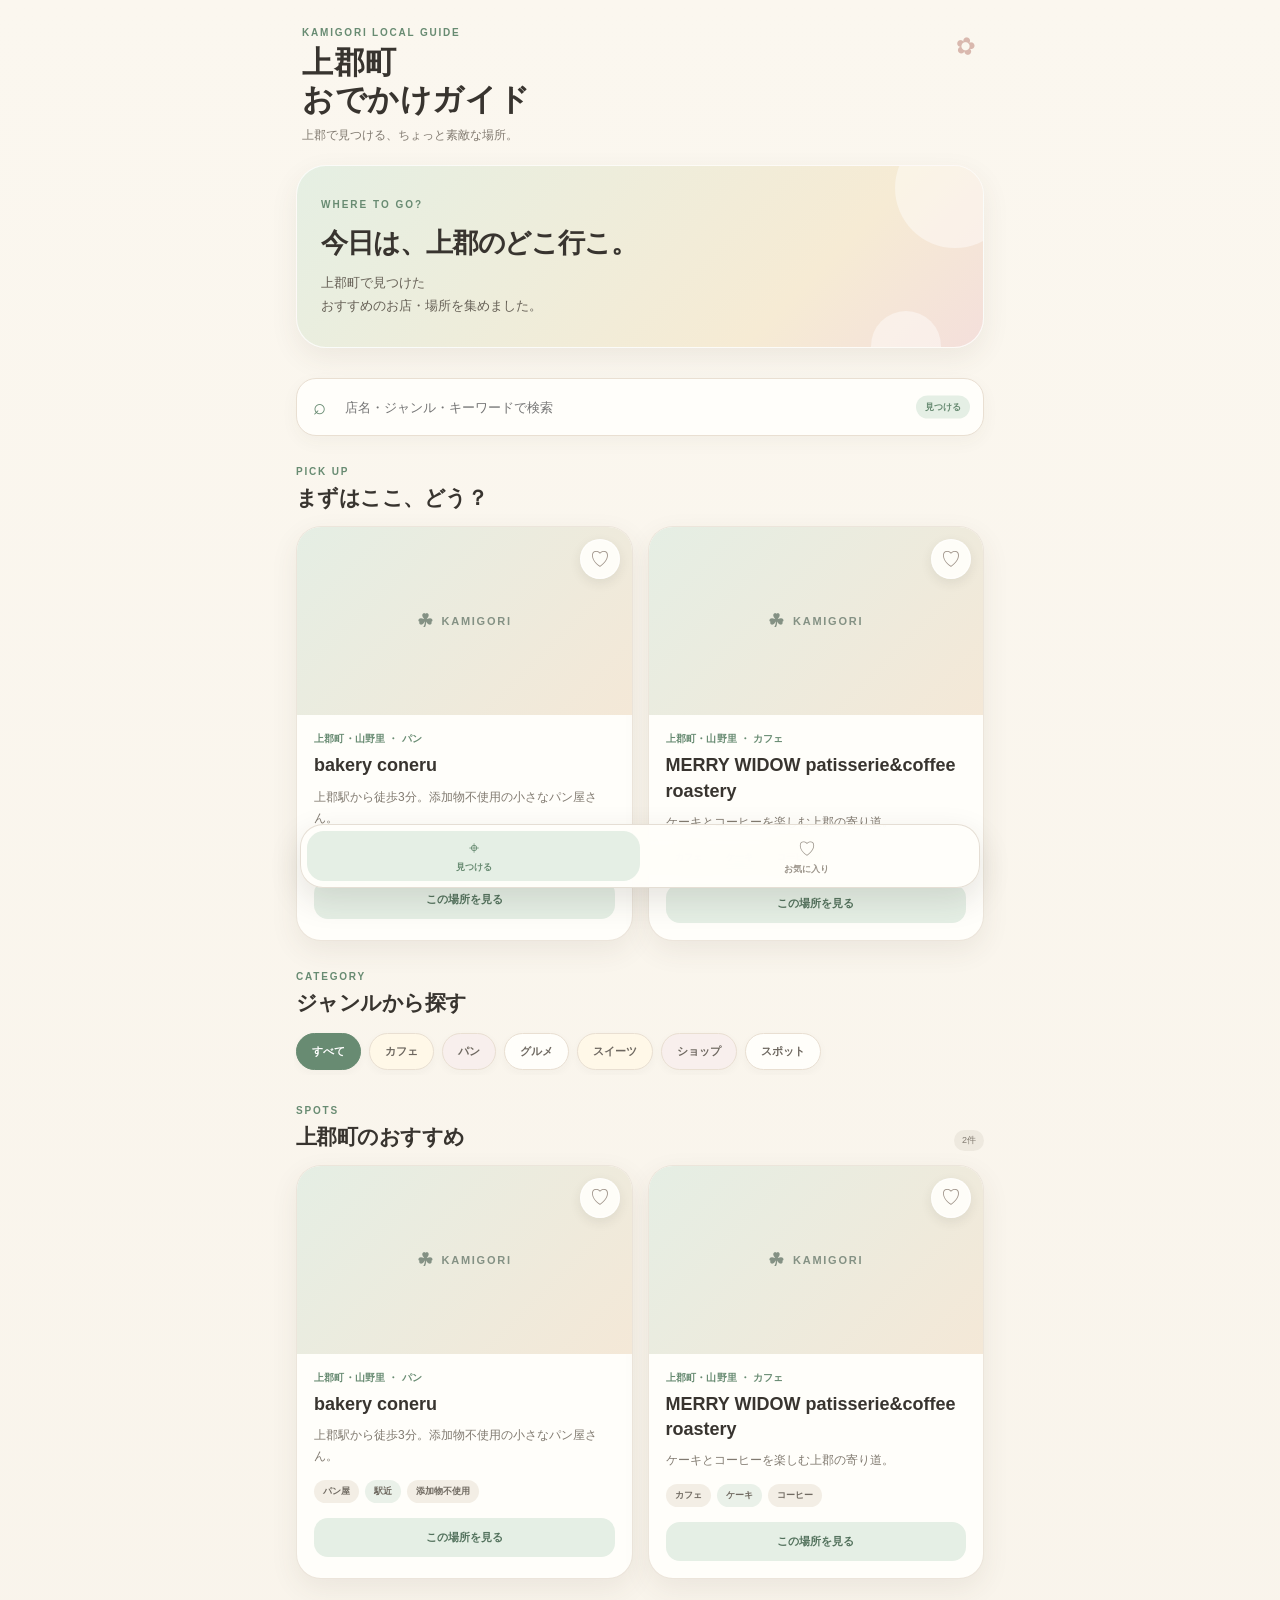
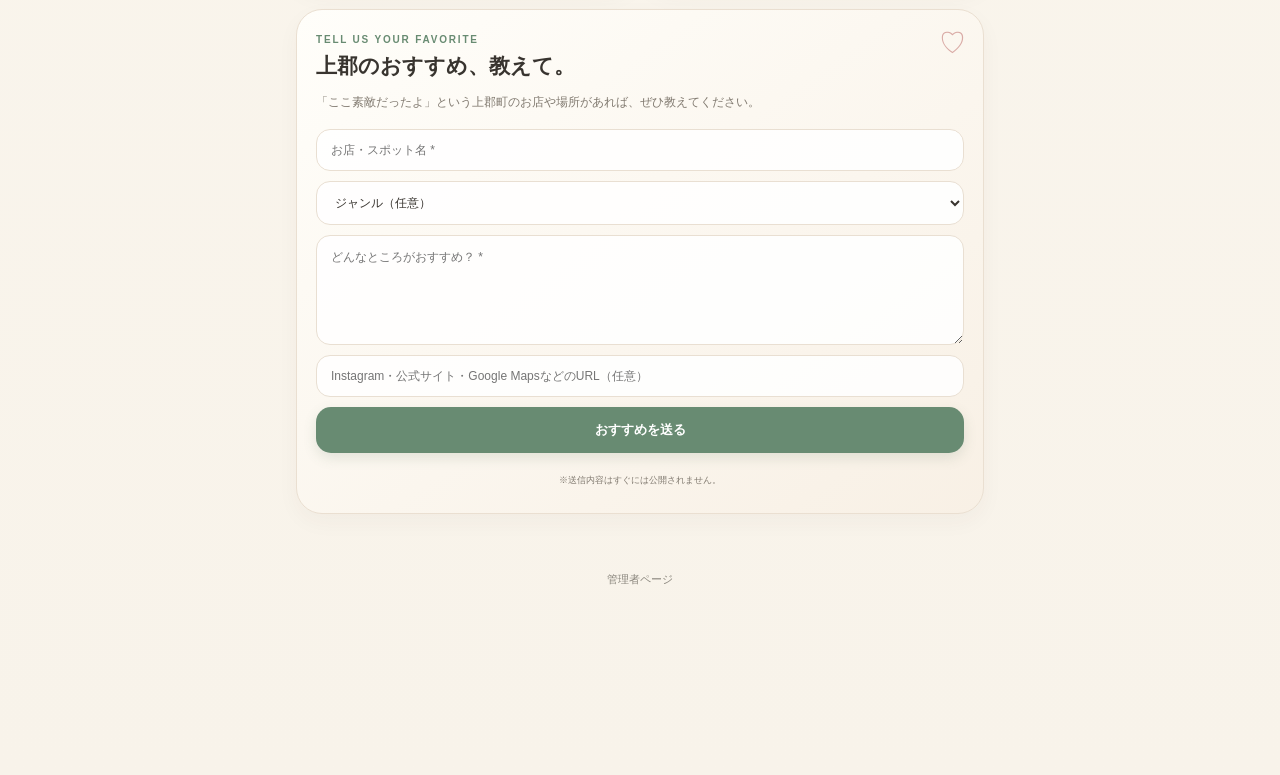
<file: index.html>
<!doctype html><html lang="ja"><head><meta charset="utf-8"><meta name="viewport" content="width=device-width,initial-scale=1,viewport-fit=cover"><meta name="theme-color" content="#f6f2e9"><title>上郡町 おでかけガイド</title><meta name="description" content="兵庫県上郡町の素敵なお店やスポットを見つけるローカルガイド"><link rel="manifest" href="manifest.webmanifest"><link rel="stylesheet" href="styles.css"></head><body><div class="app"><header class="top"><div><span class="eyebrow">KAMIGORI LOCAL GUIDE</span><h1>上郡町<br>おでかけガイド</h1><p>上郡で見つける、ちょっと素敵な場所。</p></div></header><main><section class="hero"><div><span>WHERE TO GO?</span><h2>今日は、上郡のどこ行こ。</h2><p>上郡町で見つけた<br>おすすめのお店・場所を集めました。</p></div></section><section class="searchWrap"><span class="searchIcon">⌕</span><input id="search" type="search" placeholder="店名・ジャンル・キーワードで検索"></section><section><div class="sectionHead"><div><span class="sectionEyebrow">PICK UP</span><h2>まずはここ、どう？</h2></div></div><div id="featured" class="featuredGrid"></div></section><section><div class="sectionHead"><div><span class="sectionEyebrow">CATEGORY</span><h2>ジャンルから探す</h2></div></div><div id="genres" class="chips"><button data-genre="" class="chip active">すべて</button><button data-genre="カフェ" class="chip">カフェ</button><button data-genre="パン" class="chip">パン</button><button data-genre="グルメ" class="chip">グルメ</button><button data-genre="スイーツ" class="chip">スイーツ</button><button data-genre="ショップ" class="chip">ショップ</button><button data-genre="スポット" class="chip">スポット</button></div></section><section id="spotSection"><div class="sectionHead"><div><span class="sectionEyebrow">SPOTS</span><h2 id="listTitle">上郡町のおすすめ</h2></div><span id="resultCount" class="resultCount"></span></div><div id="spotList" class="spotGrid"></div><div id="emptyState" class="emptyState hidden"></div></section><section class="recommendBox"><span class="sectionEyebrow">TELL US YOUR FAVORITE</span><h2>上郡のおすすめ、教えて。</h2><p>「ここ素敵だったよ」という上郡町のお店や場所があれば、ぜひ教えてください。</p><form id="recommendForm" class="recommendForm"><input name="spot_name" maxlength="100" placeholder="お店・スポット名 *" required><select name="category"><option value="">ジャンル（任意）</option><option>カフェ</option><option>パン</option><option>グルメ</option><option>スイーツ</option><option>ショップ</option><option>スポット</option><option>その他</option></select><textarea name="recommendation" maxlength="1000" placeholder="どんなところがおすすめ？ *" required></textarea><input name="url" type="url" maxlength="500" placeholder="Instagram・公式サイト・Google MapsなどのURL（任意）"><button id="recommendSubmit" class="recommendSubmit" type="submit">おすすめを送る</button><div id="recommendMsg" class="recommendMsg"></div><p class="privacyNote">※送信内容はすぐには公開されません。</p></form></section><div style="text-align:center;margin:8px 0 32px"><a href="admin/" style="display:inline-block;padding:8px 12px;color:#8a867d;font-size:11px;text-decoration:none">管理者ページ</a></div></main><nav class="bottom"><button data-tab="discover" class="active"><span>⌖</span><small>見つける</small></button><button data-tab="favorites"><span>♡</span><small>お気に入り</small></button></nav></div><div id="modal" class="modal hidden"><div class="modalBackdrop" data-close-modal></div><article class="modalCard"><button class="modalClose" data-close-modal>×</button><div id="modalContent"></div></article></div><script src="app.js"></script></body></html>
</file>
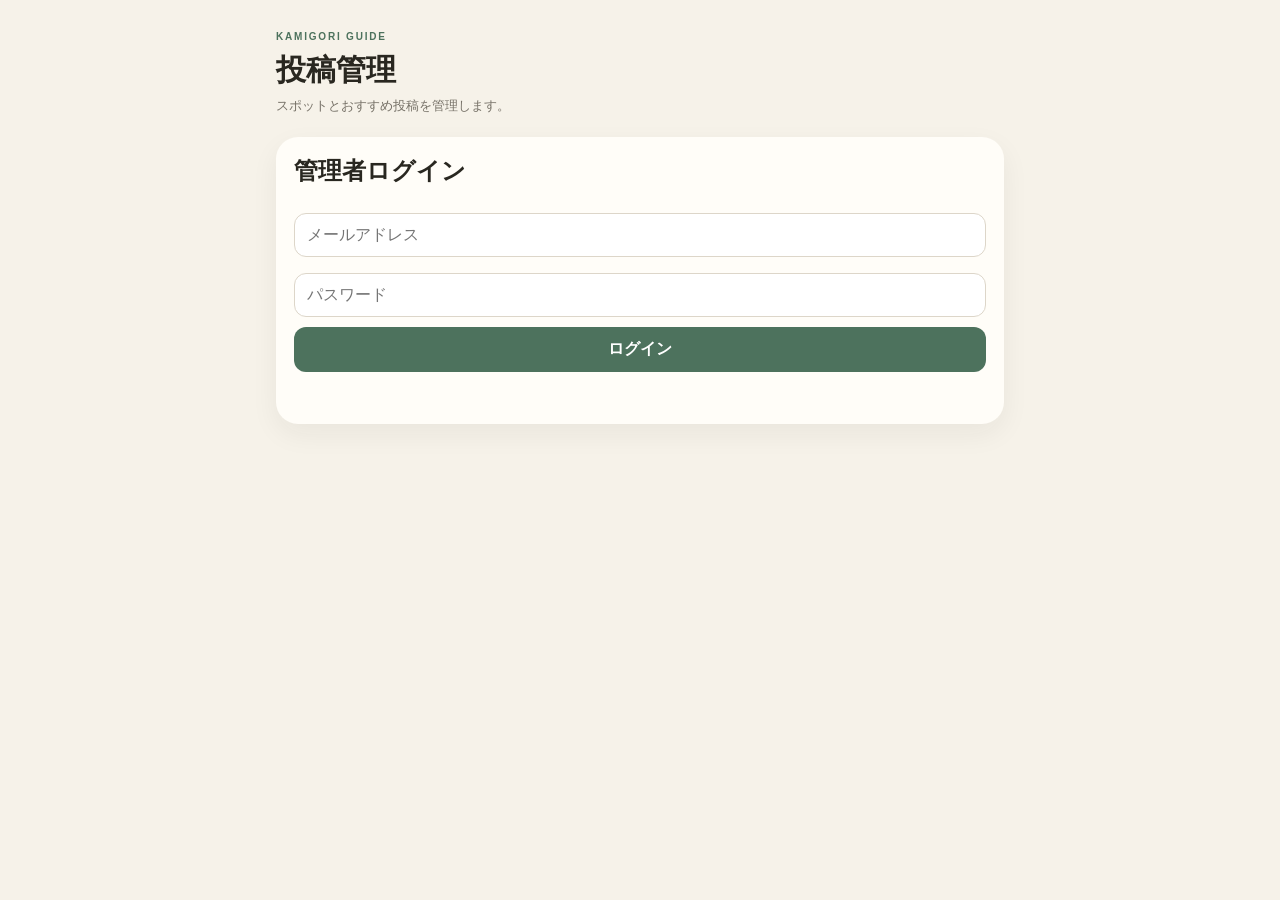
<file: admin/index.html>
<!doctype html><html lang="ja"><head><meta charset="utf-8"><meta name="viewport" content="width=device-width,initial-scale=1,viewport-fit=cover"><meta name="theme-color" content="#f6f2e9"><title>上郡町ガイド 管理</title><link rel="stylesheet" href="admin.css"></head><body><main class="admin"><header><span>KAMIGORI GUIDE</span><h1>投稿管理</h1><p>スポットとおすすめ投稿を管理します。</p></header><section id="login" class="panel"><h2>管理者ログイン</h2><form id="loginForm"><input id="email" type="email" autocomplete="username" placeholder="メールアドレス" required><input id="password" type="password" autocomplete="current-password" placeholder="パスワード" required><button>ログイン</button><p id="loginMsg" class="msg"></p></form></section><div id="dashboard" class="hidden"><div class="toolbar"><button id="newSpot">＋ スポット追加</button><button id="logout" class="sub">ログアウト</button></div><nav class="tabs"><button data-tab="spots" class="active">スポット</button><button data-tab="recommendations">おすすめ投稿</button></nav><section id="spotsPanel" class="panel"><div id="spotList"></div></section><section id="recommendationsPanel" class="panel hidden"><div id="recommendList"></div></section></div></main><dialog id="spotDialog"><form id="spotForm"><div class="dialogHead"><h2 id="formTitle">スポット追加</h2><button type="button" id="closeDialog">×</button></div><input type="hidden" name="id"><label>店名・スポット名<input name="name" required></label><div class="two"><label>ジャンル<select name="genre"><option>カフェ</option><option>パン</option><option>グルメ</option><option>スイーツ</option><option>ショップ</option><option>スポット</option><option>その他</option></select></label><label>並び順<input name="sort_order" type="number" value="100"></label></div><label>ひとこと<input name="lead"></label><label>説明<textarea name="description"></textarea></label><label>タグ（カンマ区切り）<input name="tags" placeholder="駅近, ランチ, テイクアウト"></label><label>画像URL<input name="image_url" type="url"></label><label>公式サイトURL<input name="website_url" type="url"></label><label>Instagram URL<input name="instagram_url" type="url"></label><label>Google Maps URL<input name="maps_url" type="url"></label><label>紹介投稿URL<input name="post_url" type="url"></label><div class="checks"><label><input name="featured" type="checkbox"> PICK UP</label><label><input name="published" type="checkbox" checked> 公開</label></div><button id="saveSpot" class="primary">保存する</button><button id="deleteSpot" type="button" class="danger hidden">このスポットを削除</button><p id="formMsg" class="msg"></p></form></dialog><script src="admin.js"></script></body></html>
</file>
<file: styles.css>
:root{--bg:#fbf7ef;--paper:#fffefa;--ink:#38342f;--muted:#817a70;--line:#e9dfd2;--green:#688b72;--green2:#e5efe5;--pink:#f4e2df;--yellow:#f6e9bf;--blue:#dfecef;--shadow:0 10px 28px rgba(79,65,48,.08)}*{box-sizing:border-box}html{scroll-behavior:smooth}body{margin:0;background:linear-gradient(180deg,#fbf7ef 0,#f8f3ea 100%);color:var(--ink);font-family:-apple-system,BlinkMacSystemFont,"Hiragino Sans","Yu Gothic",sans-serif;-webkit-font-smoothing:antialiased}.app{max-width:720px;min-height:100vh;margin:auto;padding-bottom:112px}.top{position:relative;padding:27px 22px 13px}.top:after{content:"✿";position:absolute;right:25px;top:32px;color:#d9b8ae;font-size:24px;transform:rotate(12deg)}.eyebrow,.sectionEyebrow{display:block;margin-bottom:7px;color:var(--green);font-size:10px;font-weight:900;letter-spacing:.18em}.top h1{margin:0;font-size:31px;line-height:1.18;letter-spacing:.02em}.top p{margin:9px 0 0;color:var(--muted);font-size:12px}main{display:flex;flex-direction:column;gap:30px;padding:8px 16px 36px}.hero{position:relative;overflow:hidden;min-height:183px;padding:28px 24px;border:1px solid rgba(255,255,255,.8);border-radius:30px;background:linear-gradient(135deg,#e5efe3 0%,#f6ebd4 72%,#f4dfdb 100%);box-shadow:var(--shadow)}.hero:before,.hero:after{content:"";position:absolute;border-radius:50%;background:rgba(255,255,255,.42)}.hero:before{width:120px;height:120px;right:-32px;top:-38px}.hero:after{width:70px;height:70px;right:42px;bottom:-34px}.hero span{position:relative;color:var(--green);font-size:10px;font-weight:900;letter-spacing:.2em}.hero h2{position:relative;margin:13px 0 9px;font-size:27px;line-height:1.35;letter-spacing:-.04em}.hero p{position:relative;margin:0;color:#666056;font-size:13px;line-height:1.8}.sectionHead{display:flex;align-items:flex-end;justify-content:space-between;margin-bottom:14px}.sectionHead h2{margin:0;font-size:21px;letter-spacing:-.025em}.searchWrap{position:relative}.searchWrap:after{content:"見つける";position:absolute;right:14px;top:50%;padding:5px 9px;transform:translateY(-50%);border-radius:999px;background:var(--green2);color:var(--green);font-size:9px;font-weight:800;pointer-events:none}.searchIcon{position:absolute;left:17px;top:50%;transform:translateY(-50%);color:var(--green);font-size:22px}.searchWrap input{width:100%;height:58px;padding:0 82px 0 48px;border:1px solid var(--line);outline:none;border-radius:20px;background:var(--paper);box-shadow:0 6px 18px rgba(74,61,46,.045);color:var(--ink);font-size:13px}.searchWrap input:focus{border-color:#a9bea9;box-shadow:0 0 0 4px rgba(104,139,114,.1)}.chips{display:flex;gap:8px;overflow-x:auto;margin:0 -2px;padding:2px 2px 5px;scrollbar-width:none}.chips::-webkit-scrollbar{display:none}.chip{flex:0 0 auto;padding:10px 15px;border:1px solid var(--line);border-radius:999px;background:var(--paper);color:#6d675f;font-size:11px;font-weight:800;box-shadow:0 3px 10px rgba(70,58,44,.035)}.chip:nth-child(3n+2){background:#fff8e8}.chip:nth-child(3n+3){background:#f8efed}.chip.active{border-color:var(--green);background:var(--green);color:#fff}.featuredGrid,.spotGrid{display:grid;gap:15px}.spotCard{overflow:hidden;border:1px solid rgba(230,221,209,.75);border-radius:25px;background:var(--paper);box-shadow:var(--shadow)}.spotImage{position:relative;aspect-ratio:16/9;background:linear-gradient(135deg,#e5eee4,#f4e8d7)}.spotImage img{width:100%;height:100%;object-fit:cover}.spotImagePlaceholder{display:flex;align-items:center;justify-content:center;height:100%;color:#849184;font-size:11px;font-weight:800;letter-spacing:.16em}.spotImagePlaceholder:before{content:"☘";margin-right:7px;font-size:18px}.favoriteButton{position:absolute;right:12px;top:12px;width:40px;height:40px;border:1px solid rgba(255,255,255,.8);border-radius:50%;background:rgba(255,254,250,.94);box-shadow:0 4px 12px rgba(60,50,40,.09);color:#9d9187;font-size:20px}.favoriteButton.active{background:#fff5f4;color:#c77b7c}.spotBody{padding:17px}.spotMeta{margin-bottom:7px;color:var(--green);font-size:10px;font-weight:900;letter-spacing:.02em}.spotBody h3{margin:0 0 8px;font-size:18px;line-height:1.4}.spotBody p{margin:0;color:var(--muted);font-size:12px;line-height:1.75}.spotTags{display:flex;flex-wrap:wrap;gap:6px;margin-top:13px}.spotTag{padding:5px 9px;border-radius:999px;background:#f3eee5;color:#706a61;font-size:9px;font-weight:700}.spotTag:nth-child(even){background:#eaf1e9}.cardOpen{width:100%;margin-top:15px;padding:12px;border:0;border-radius:14px;background:var(--green2);color:#52715c;font-size:11px;font-weight:900}.resultCount{padding:4px 8px;border-radius:999px;background:#eee9df;color:var(--muted);font-size:9px}.emptyState{padding:40px 20px;border-radius:22px;background:rgba(255,254,250,.6);text-align:center;color:var(--muted)}.hidden{display:none!important}.recommendBox{position:relative;overflow:hidden;margin-bottom:12px;padding:24px 19px;border:1px solid #eadfd1;border-radius:26px;background:linear-gradient(145deg,#fffefa,#f8f0e5);box-shadow:0 8px 22px rgba(65,54,42,.04)}.recommendBox:after{content:"♡";position:absolute;right:17px;top:15px;color:#d9aaa5;font-size:27px}.recommendBox h2{margin:5px 0 8px;font-size:21px}.recommendBox p{color:var(--muted);font-size:12px;line-height:1.75}.recommendForm{display:grid;gap:10px;margin-top:16px}.recommendForm input,.recommendForm select,.recommendForm textarea{width:100%;padding:13px 14px;border:1px solid var(--line);outline:none;border-radius:14px;background:rgba(255,255,255,.88);color:var(--ink);font:inherit;font-size:12px}.recommendForm input:focus,.recommendForm select:focus,.recommendForm textarea:focus{border-color:#aac0ac;box-shadow:0 0 0 3px rgba(104,139,114,.08)}.recommendForm textarea{min-height:110px;resize:vertical}.recommendSubmit{border:0;border-radius:15px;padding:14px;background:var(--green);box-shadow:0 5px 13px rgba(80,112,88,.15);color:#fff;font-weight:900}.privacyNote{margin:0!important;font-size:9px!important;text-align:center}.recommendMsg{font-size:11px;color:var(--green)}.bottom{position:fixed;z-index:1000;left:50%;bottom:max(12px,env(safe-area-inset-bottom));display:flex;width:calc(100% - 30px);max-width:680px;height:64px;padding:6px;transform:translateX(-50%);border:1px solid rgba(220,211,199,.75);border-radius:23px;background:rgba(255,254,250,.93);box-shadow:0 12px 32px rgba(51,45,38,.13);backdrop-filter:blur(18px);-webkit-backdrop-filter:blur(18px)}.bottom button{flex:1;display:flex;flex-direction:column;align-items:center;justify-content:center;gap:2px;border:0;border-radius:17px;background:transparent;color:#9b948a}.bottom button span,.bottom button small{display:block}.bottom button span{font-size:18px}.bottom button small{font-size:9px;font-weight:800}.bottom button.active{background:var(--green2);color:var(--green)}.modal{position:fixed;z-index:2000;inset:0}.modalBackdrop{position:absolute;inset:0;background:rgba(43,39,34,.48);backdrop-filter:blur(2px)}.modalCard{position:absolute;left:50%;bottom:0;width:100%;max-width:720px;max-height:88vh;overflow:auto;padding:23px 19px calc(30px + env(safe-area-inset-bottom));transform:translateX(-50%);border-radius:30px 30px 0 0;background:var(--paper)}.modalClose{float:right;width:39px;height:39px;border:0;border-radius:50%;background:#f0ebe2;color:#6f6961;font-size:22px}.modalContent h2{font-size:24px;line-height:1.4}.modalContent p{color:#6e675e;font-size:12px;line-height:1.85}.modalLinks{display:grid;gap:9px;margin-top:20px}.modalLinks a{padding:13px;border-radius:14px;background:#f0ebe2;color:#4b4741;font-size:11px;font-weight:900;text-align:center;text-decoration:none}.modalLinks a.primary{background:var(--green);color:#fff}@media(max-width:390px){.top{padding-left:20px;padding-right:20px}.top h1{font-size:29px}.hero{padding:25px 21px}.hero h2{font-size:25px}.bottom{width:calc(100% - 28px)}}@media(min-width:620px){.featuredGrid,.spotGrid{grid-template-columns:repeat(2,1fr)}}
</file>
<file: admin/admin.css>
:root{--bg:#f6f2e9;--paper:#fffdf8;--ink:#292720;--muted:#777268;--line:#ddd6c9;--green:#4d725d;--red:#a54e4e}*{box-sizing:border-box}body{margin:0;background:var(--bg);color:var(--ink);font-family:-apple-system,BlinkMacSystemFont,"Hiragino Sans","Yu Gothic",sans-serif}.admin{max-width:760px;margin:auto;padding:26px 16px 70px}header span{font-size:10px;font-weight:800;letter-spacing:.18em;color:var(--green)}header h1{margin:6px 0;font-size:30px}header p{margin:0 0 22px;color:var(--muted);font-size:13px}.panel{padding:18px;border-radius:22px;background:var(--paper);box-shadow:0 10px 28px rgba(40,37,30,.06)}.panel h2{margin-top:0}input,select,textarea,button{font:inherit}input,select,textarea{width:100%;padding:12px;margin-top:6px;border:1px solid var(--line);border-radius:12px;background:#fff}textarea{min-height:110px;resize:vertical}label{display:block;margin:12px 0;font-size:12px;font-weight:700}button{border:0;border-radius:12px;padding:12px 14px;background:var(--green);color:#fff;font-weight:800}.hidden{display:none!important}#loginForm{display:grid;gap:10px}.toolbar{display:flex;justify-content:space-between;gap:10px;margin-bottom:12px}.sub{background:#e8e3d9;color:var(--ink)}.tabs{display:flex;gap:7px;margin-bottom:12px}.tabs button{flex:1;background:#e8e3d9;color:var(--muted)}.tabs button.active{background:var(--green);color:#fff}.row{display:flex;align-items:center;justify-content:space-between;gap:12px;padding:14px 2px;border-bottom:1px solid #eee8de}.row:last-child{border-bottom:0}.row h3{margin:0 0 4px;font-size:15px}.row p{margin:0;color:var(--muted);font-size:11px}.status{display:inline-block;margin-left:5px;padding:3px 7px;border-radius:999px;background:#e4eee6;color:var(--green);font-size:9px}.status.off{background:#eee9e2;color:#8a8379}.rowActions{display:flex;gap:6px;flex-shrink:0}.rowActions button{padding:8px 10px;font-size:11px}.recommend{padding:15px 2px;border-bottom:1px solid #eee8de}.recommend h3{margin:0 0 6px}.recommend p{color:#625e56;font-size:12px;line-height:1.65}.recommend small{color:var(--muted)}.recommendActions{display:flex;gap:7px;margin-top:10px}.recommendActions button{font-size:11px}.reject{background:#e7e1d9;color:#6e675e}dialog{width:min(94vw,620px);max-height:90vh;padding:0;border:0;border-radius:24px;background:var(--paper);box-shadow:0 24px 70px rgba(0,0,0,.22)}dialog::backdrop{background:rgba(30,28,24,.45)}#spotForm{padding:20px}.dialogHead{display:flex;align-items:center;justify-content:space-between}.dialogHead h2{margin:0}.dialogHead button{width:38px;height:38px;padding:0;border-radius:50%;background:#e9e4db;color:var(--ink);font-size:22px}.two{display:grid;grid-template-columns:1fr 1fr;gap:10px}.checks{display:flex;gap:20px;margin:16px 0}.checks label{display:flex;align-items:center;gap:7px;margin:0}.checks input{width:auto;margin:0}.primary{width:100%}.danger{width:100%;margin-top:8px;background:#f3e1df;color:var(--red)}.msg{font-size:12px;color:var(--red)}@media(max-width:500px){.two{grid-template-columns:1fr}.row{align-items:flex-start}.rowActions{flex-direction:column}}
</file>
